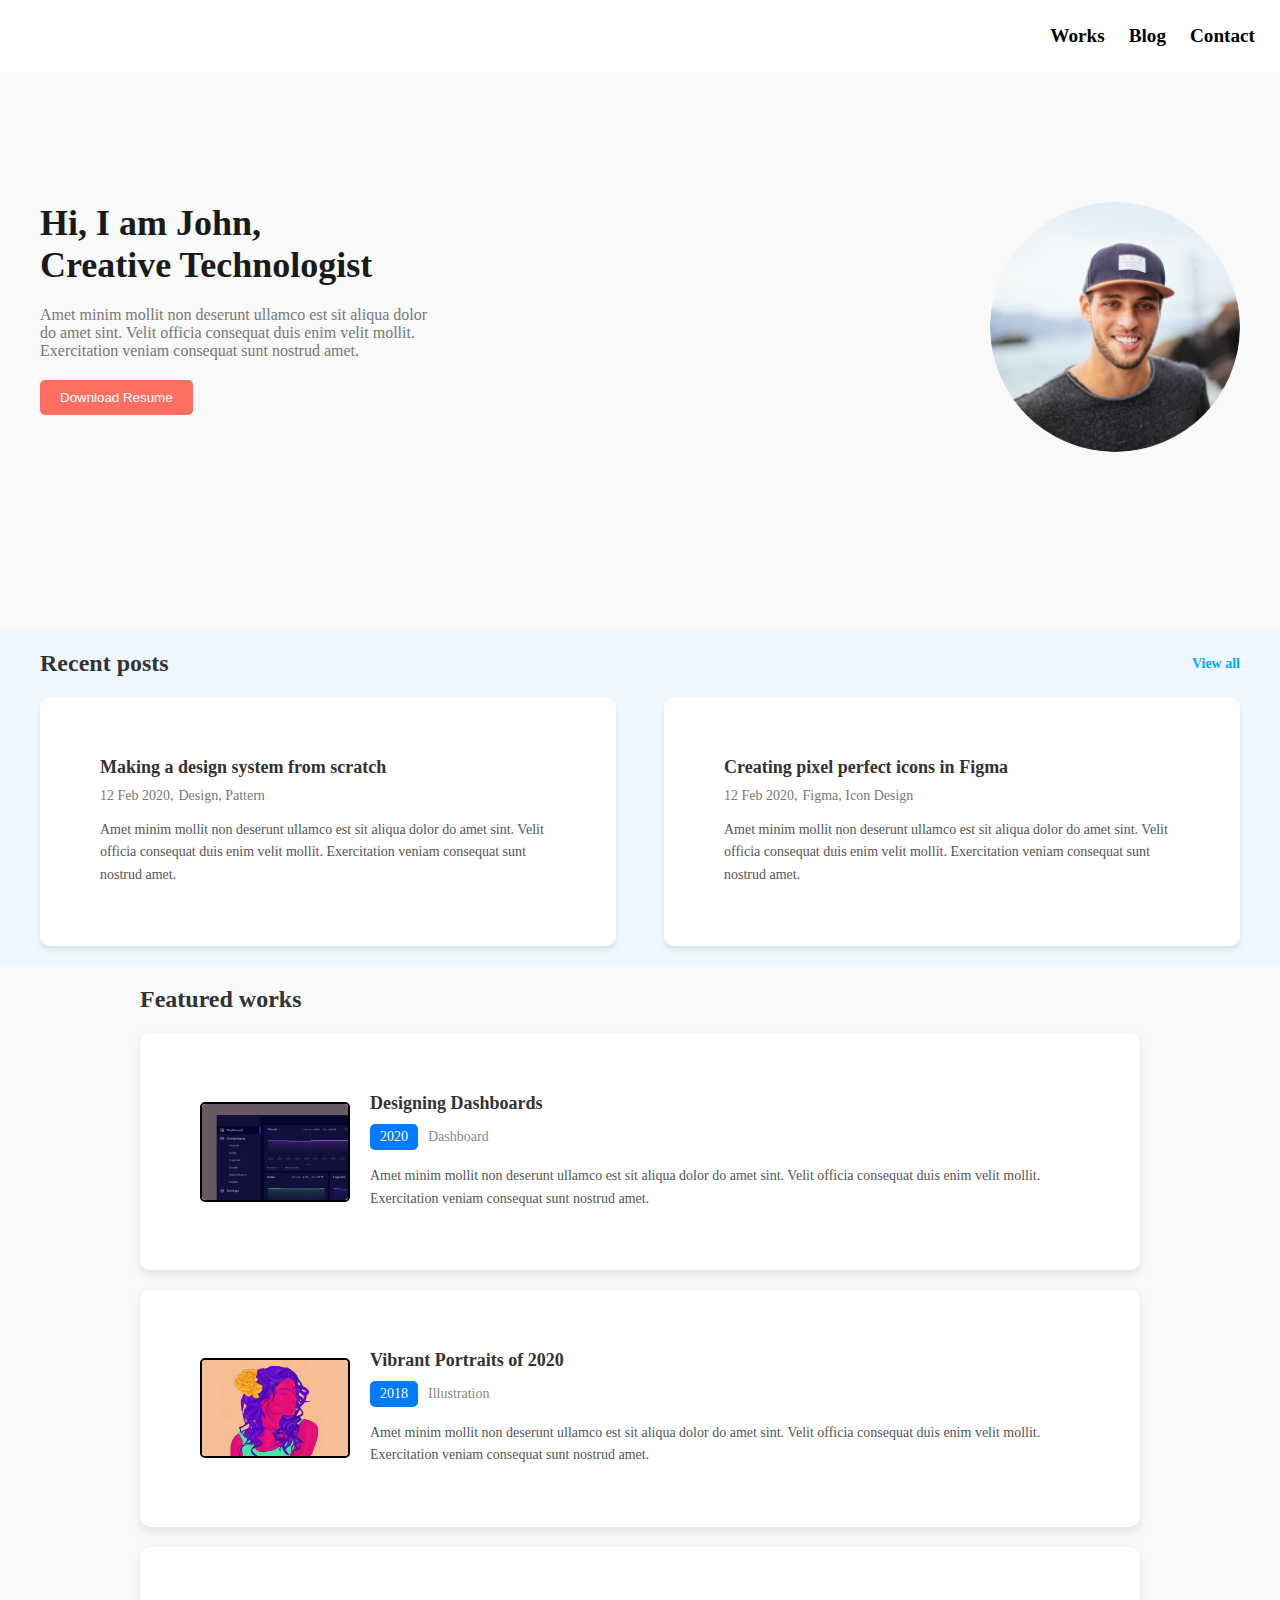
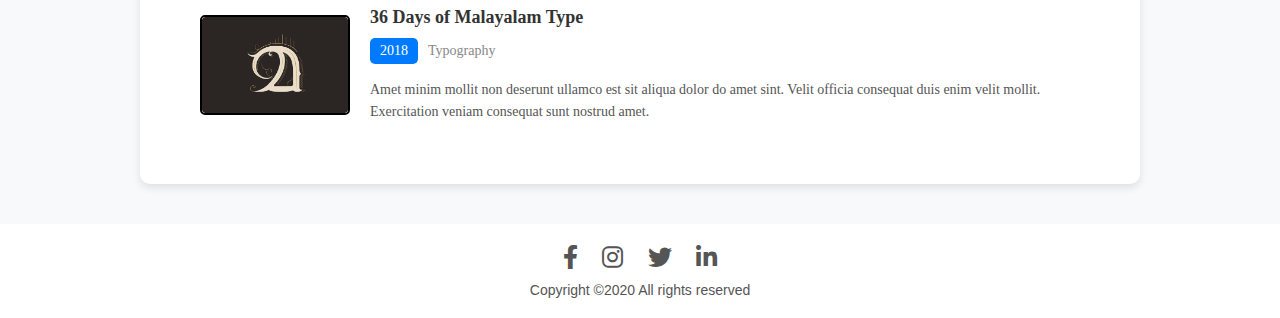
<file: index.html>
<!DOCTYPE html>
<html lang="en">
<head>
  <meta charset="UTF-8">
  <meta name="viewport" content="width=device-width, initial-scale=1.0">
  <title>Creative Technologist</title>
  <link rel="stylesheet" href="style.css">
  <link rel="stylesheet" href="https://cdnjs.cloudflare.com/ajax/libs/font-awesome/6.0.0-beta3/css/all.min.css">
</head>
<body>
<div class="one">

  <div class="container">
    <nav class="nav-bar">
        <ul>
          <li><a href="work.html">Works</a></li>
          <li><a href="indexblog.html">Blog</a></li>
          <li><a href="#">Contact</a></li>
        </ul>
      </nav>
    <div class="content">
      <div class="text-section">
        <h1>Hi, I am John,<br>Creative Technologist</h1>
        <p>Amet minim mollit non deserunt ullamco est sit aliqua dolor do amet sint. Velit officia consequat duis enim velit mollit. Exercitation veniam consequat sunt nostrud amet.</p>
        <button>Download Resume</button>
      </div>
      <div class="image-section">
        <img src="img/Ellipse 1.png" alt="John's Profile Picture">
      </div>
    </div>
  </div>
</div>
<!-- secondstep -->
<div class="two">
 <div class="recent-posts">
    <div class="header">
      <h2>Recent posts</h2>
      <a href="#">View all</a>
    </div>
    <div class="posts-container">
      <div class="post-card">
        <h3>Making a design system from scratch</h3>
        <div class="post-meta">
          <span>12 Feb 2020,</span>
          <span>Design, Pattern</span>
        </div>
        <p>Amet minim mollit non deserunt ullamco est sit aliqua dolor do amet sint. Velit officia consequat duis enim velit mollit. Exercitation veniam consequat sunt nostrud amet.</p>
      </div>
      <div class="post-card">
        <h3>Creating pixel perfect icons in Figma</h3>
        <div class="post-meta">
          <span>12 Feb 2020,</span>
          <span>Figma, Icon Design</span>
        </div>
        <p>Amet minim mollit non deserunt ullamco est sit aliqua dolor do amet sint. Velit officia consequat duis enim velit mollit. Exercitation veniam consequat sunt nostrud amet.</p>
      </div>
    </div>
 </div>
</div>
<!-- 3rd -->
<div class="three">
 <div class="featured-works">
    <h2>Featured works</h2>
    <div class="work-item">
      <img src="img/Rectangle 30.png" alt="Designing Dashboards">
      <div class="work-info">
        <h3>Designing Dashboards</h3>
        <div class="work-meta">
          <span class="year">2020</span>
          <span class="category">Dashboard</span>
        </div>
        <p>Amet minim mollit non deserunt ullamco est sit aliqua dolor do amet sint. Velit officia consequat duis enim velit mollit. Exercitation veniam consequat sunt nostrud amet.</p>
      </div>
    </div>
  
    <div class="work-item1">
      <img src="img/Rectangle 32.png" alt="Vibrant Portraits of 2020">
      <div class="work-info">
        <h3>Vibrant Portraits of 2020</h3>
        <div class="work-meta">
          <span class="year">2018</span>
          <span class="category">Illustration</span>
        </div>
        <p>Amet minim mollit non deserunt ullamco est sit aliqua dolor do amet sint. Velit officia consequat duis enim velit mollit. Exercitation veniam consequat sunt nostrud amet.</p>
      </div>
    </div>
  
    <div class="work-item2">
      <img src="img/Rectangle 34.png" alt="36 Days of Malayalam Type">
      <div class="work-info">
        <h3>36 Days of Malayalam Type</h3>
        <div class="work-meta">
          <span class="year">2018</span>
          <span class="category">Typography</span>
        </div>
        <p>Amet minim mollit non deserunt ullamco est sit aliqua dolor do amet sint. Velit officia consequat duis enim velit mollit. Exercitation veniam consequat sunt nostrud amet.</p>
      </div>
    </div>
 </div>
</div> 
<!-- footer -->
<div class="four">
  <footer class="footer">
    <div class="social-icons">
      <a href="#" target="_blank"><i class="fab fa-facebook-f"></i></a>
      <a href="#" target="_blank"><i class="fab fa-instagram"></i></a>
      <a href="#" target="_blank"><i class="fab fa-twitter"></i></a>
      <a href="#" target="_blank"><i class="fab fa-linkedin-in"></i></a>
    </div>
    <p>Copyright ©2020 All rights reserved</p>
  </footer>
</div>
</body>
</html>
</file>
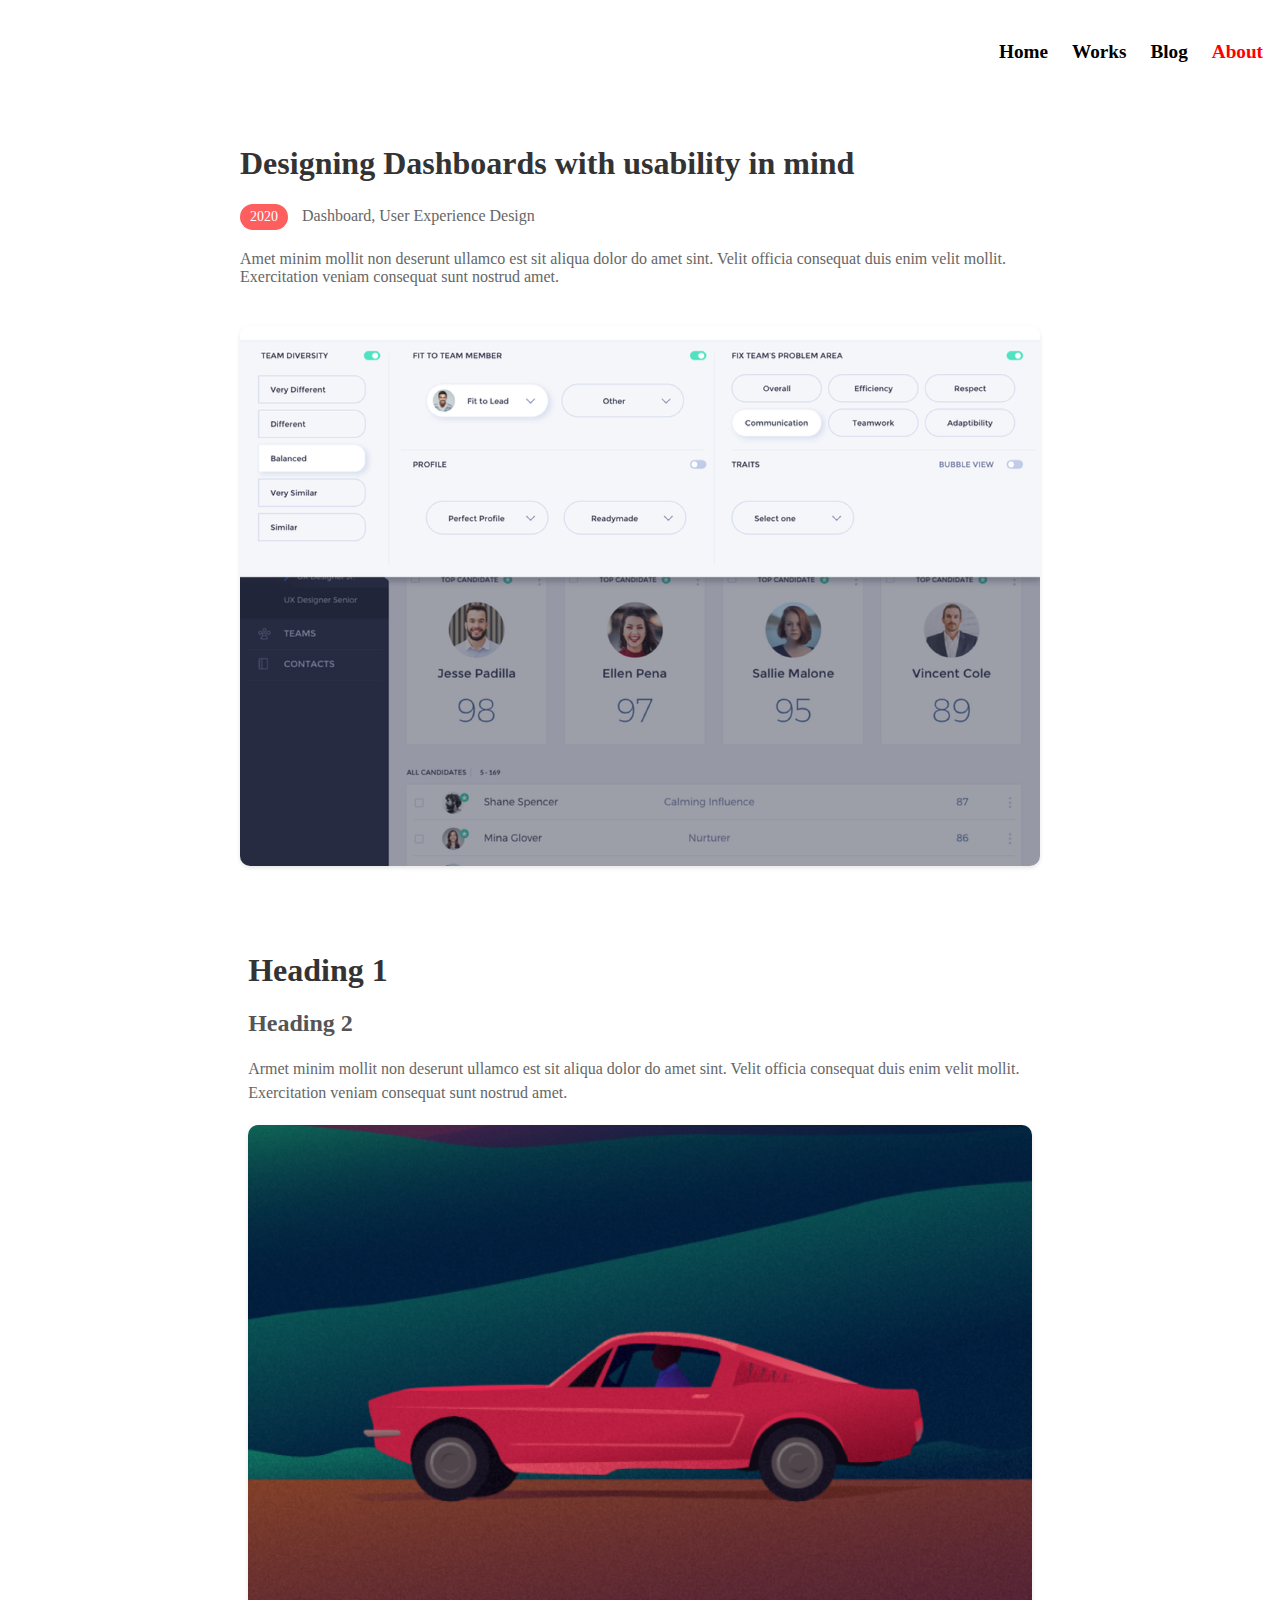
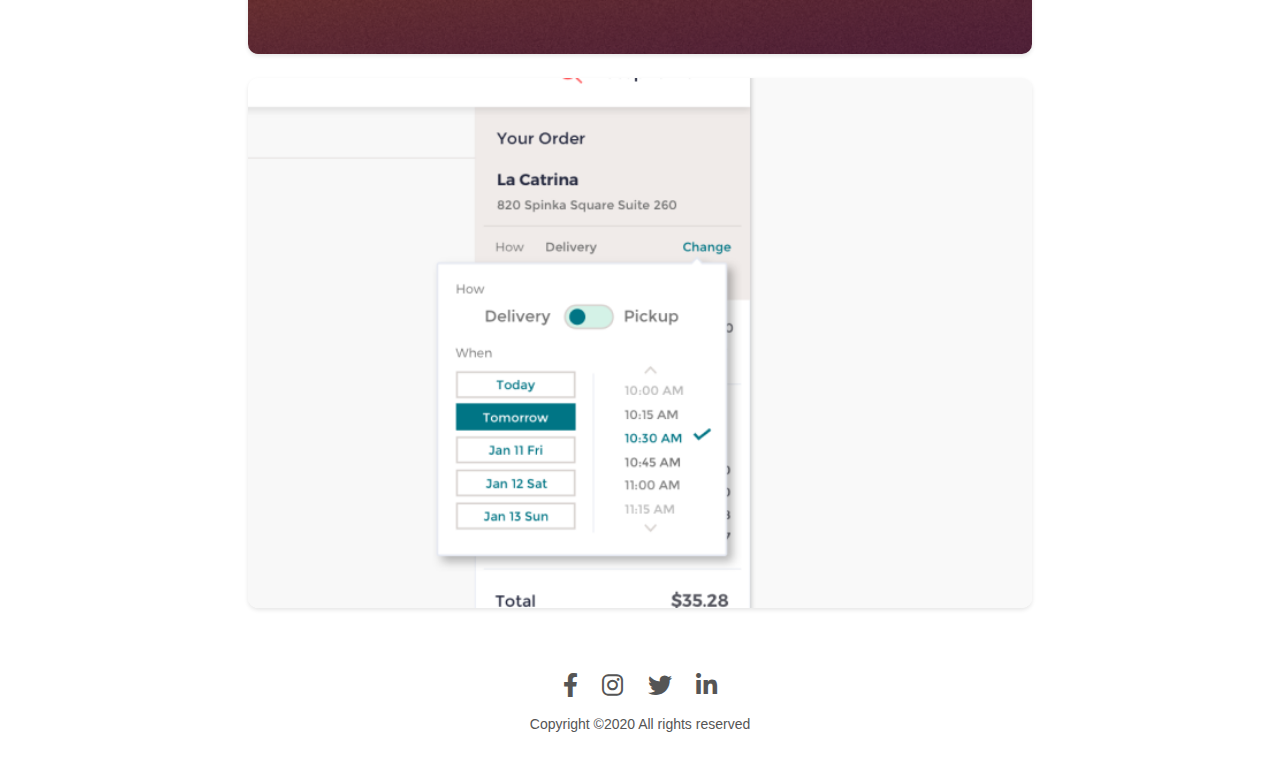
<file: dash.html>
<!DOCTYPE html>
<html lang="en">
<head>
    <meta charset="UTF-8">
    <meta name="viewport" content="width=device-width, initial-scale=1.0">
    <title>Document</title>
    <link rel="stylesheet" href="dash.css">
    <link rel="stylesheet" href="https://cdnjs.cloudflare.com/ajax/libs/font-awesome/6.0.0-beta3/css/all.min.css">
    
</head>
<body>
    <div class="container">
        <nav class="nav-bar">
            <ul>
              <li><a href="index.html">Home</a></li>
              <li><a href="work.html" >Works</a></li>
              <li><a href="indexblog.html" >Blog</a></li>
              <li><a href="dash.html" id="sir">About</a></li>
            </ul>
          </nav>
   </div>
    <!-- seco -->
    <div class="co">
        <div class="header">
         <h1>
          Designing Dashboards with usability in mind
         </h1>
         <div class="meta">
          <span class="tag">
           2020
          </span>
          Dashboard, User Experience Design
         </div>
        </div>
        <div class="content">
         Amet minim mollit non deserunt ullamco est sit aliqua dolor do amet sint. Velit officia consequat duis enim velit mollit. Exercitation veniam consequat sunt nostrud amet.
        </div>
        <div class="image-container">
         <img alt="Dashboard design illustration" src="img/Rectangle 4@2x.png" height="450px" width="650px">
        </div>
       </div>
       <!-- seco -->
       <div class="contain">
        <h1>
         Heading 1
        </h1>
        <h2>
         Heading 2
        </h2>
        <p>
         Armet minim mollit non deserunt ullamco est sit aliqua dolor do amet sint. Velit officia consequat duis enim velit mollit. Exercitation veniam consequat sunt nostrud amet.
        </p>
        <div class="image-container">
         <img alt="Illustration of a red car driving through a colorful landscape" height="400" src="img/Rectangle 5.png" width="800"/>
        </div>
        <div class="image-container">
         <img alt="Order container with delivery and pickup options and a list of available times" height="300" src="img/Rectangle 6.png" width="400"/>
        </div>
       </div>
        <!-- footer -->
        <div class="four">
            <footer class="footer">
              <div class="social-icons">
                <a href="#" target="_blank"><i class="fab fa-facebook-f"></i></a>
                <a href="#" target="_blank"><i class="fab fa-instagram"></i></a>
                <a href="#" target="_blank"><i class="fab fa-twitter"></i></a>
                <a href="#" target="_blank"><i class="fab fa-linkedin-in"></i></a>
              </div>
              <p>Copyright ©2020 All rights reserved</p>
            </footer>
          </div>
</body>
</html>
</file>
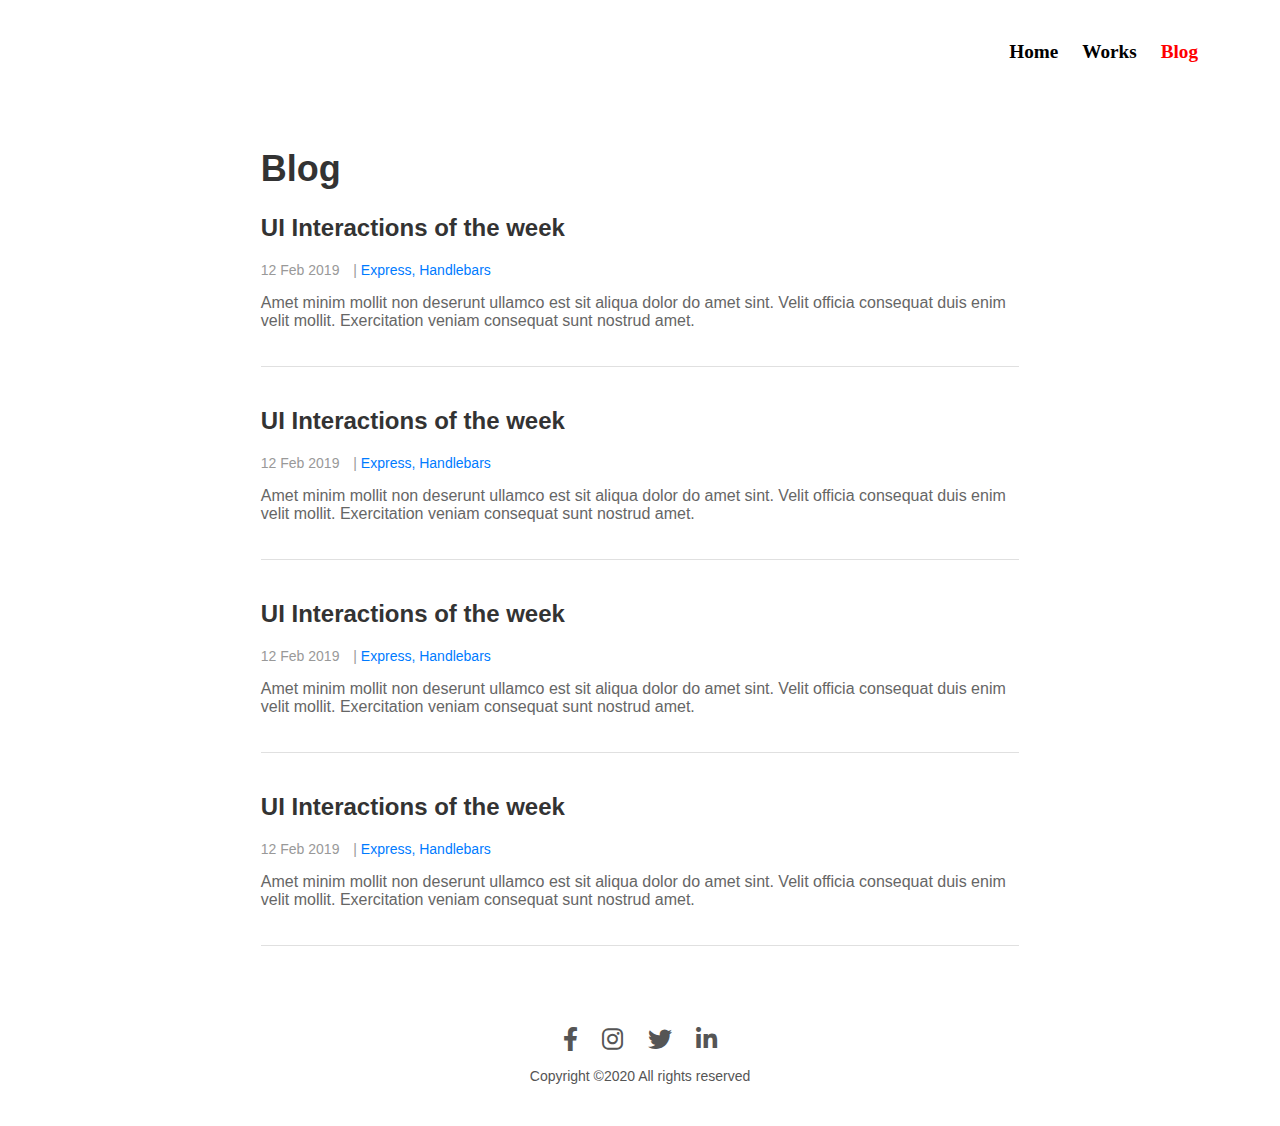
<file: indexblog.html>
<!DOCTYPE html>
<html lang="en">
<head>
    <meta charset="UTF-8">
    <meta name="viewport" content="width=
    , initial-scale=1.0">
    <title>BLOG</title>
    <link rel="stylesheet" href="blog.css">
    <link rel="stylesheet" href="https://cdnjs.cloudflare.com/ajax/libs/font-awesome/6.0.0-beta3/css/all.min.css">
   
</head>
<body>
    <div class="containe">
        <nav class="nav-bar">
            <ul>
              <li><a href="index.html">Home</a></li>
              <li><a href="work.html">Works</a></li>
              <li><a href="indexblog.html"id="sir">Blog</a></li>
             
            </ul>
          </nav>
   </div>
    <!-- se -->
  <div class="oo">
    <div class="container">
        <h1>Blog</h1>
        <div class="post">
            <h2>UI Interactions of the week</h2>
            <div class="meta">
                <span>12 Feb 2019</span> | <span class="tags">Express, Handlebars</span>
            </div>
            <p>Amet minim mollit non deserunt ullamco est sit aliqua dolor do amet sint. Velit officia consequat duis enim velit mollit. Exercitation veniam consequat sunt nostrud amet.</p>
        </div>
        <div class="post">
            <h2>UI Interactions of the week</h2>
            <div class="meta">
                <span>12 Feb 2019</span> | <span class="tags">Express, Handlebars</span>
            </div>
            <p>Amet minim mollit non deserunt ullamco est sit aliqua dolor do amet sint. Velit officia consequat duis enim velit mollit. Exercitation veniam consequat sunt nostrud amet.</p>
        </div>
        <div class="post">
            <h2>UI Interactions of the week</h2>
            <div class="meta">
                <span>12 Feb 2019</span> | <span class="tags">Express, Handlebars</span>
            </div>
            <p>Amet minim mollit non deserunt ullamco est sit aliqua dolor do amet sint. Velit officia consequat duis enim velit mollit. Exercitation veniam consequat sunt nostrud amet.</p>
        </div>
        <div class="post">
            <h2>UI Interactions of the week</h2>
            <div class="meta">
                <span>12 Feb 2019</span> | <span class="tags">Express, Handlebars</span>
            </div>
            <p>Amet minim mollit non deserunt ullamco est sit aliqua dolor do amet sint. Velit officia consequat duis enim velit mollit. Exercitation veniam consequat sunt nostrud amet.</p>
        </div>
    </div>
 </div> 
  <!--footer  -->
  <div class="four">
    <footer class="footer">
      <div class="social-icons">
        <a href="#" target="_blank"><i class="fab fa-facebook-f"></i></a>
        <a href="#" target="_blank"><i class="fab fa-instagram"></i></a>
        <a href="#" target="_blank"><i class="fab fa-twitter"></i></a>
        <a href="#" target="_blank"><i class="fab fa-linkedin-in"></i></a>
      </div>
      <p>Copyright ©2020 All rights reserved</p>
    </footer>
  </div>
</body>

</html>
</file>
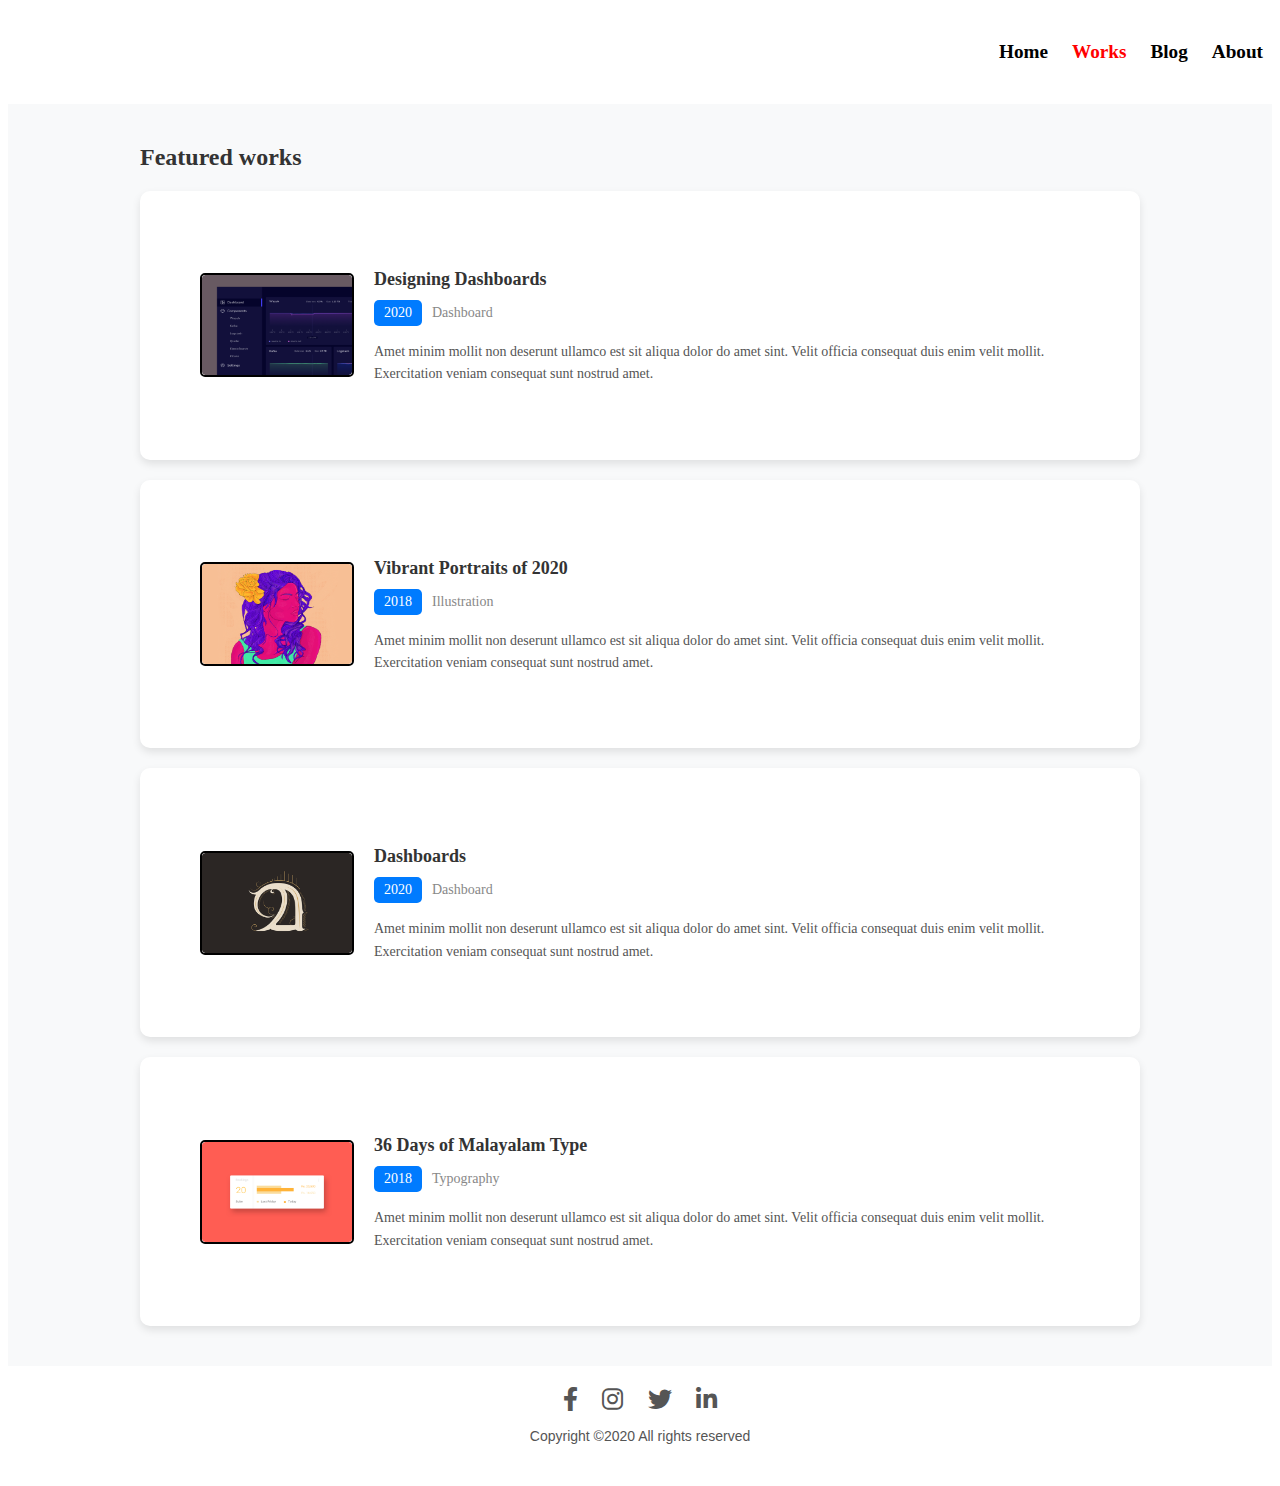
<file: work.html>
<!DOCTYPE html>
<html lang="en">
<head>
    <meta charset="UTF-8">
    <meta name="viewport" content="width=device-width, initial-scale=1.0">
    <title>Document</title>
    <link rel="stylesheet" href="https://cdnjs.cloudflare.com/ajax/libs/font-awesome/6.0.0-beta3/css/all.min.css">
    <style>

.container {
  width: 100vw;
  height: 100%;
}

.nav-bar {
  text-align: right;
  width: 100%;

}

.nav-bar ul {
  list-style-type: none;
background-color: #ffffff;
padding: 25px;
padding-left: 30px;

}

.nav-bar li {
  display: inline-block;
  margin-left: 20px;

}

.nav-bar a {
  text-decoration: none;
  color: black;
  font-size: 1.2rem;
  font-weight: bold;

}
.nav-bar a:hover{
    color: #007bff; 
}
#sir{
    color: red;
}
        /* 2nd */
        .three {
    background-color: #f8f9fa;
    display: flex;
    justify-content: center;
    padding: 20px;
  }
  
  .featured-works {
    width: 100%;
    max-width: 1000px;
  }
  
  .featured-works h2 {
    font-size: 24px;
    color: #333;
    margin-bottom: 20px;
  }
  
  .work-item , .work-item1 , .work-item2{
    display: flex;
    align-items: center;
    margin-bottom: 20px;
    padding: 60px;
    background-color: white;
    border-radius: 10px;
    box-shadow: 0 4px 8px rgba(0, 0, 0, 0.1);
  }
  
  .work-item img , .work-item1 img , .work-item2 img{
    width: 150px;
    height: 100px;
    border-radius: 5px;
    margin-right: 20px;
    border: 2px solid black;
  }
  
  .work-info {
    flex: 1;
  }
  
  .work-info h3 {
    font-size: 18px;
    color: #333;
    margin-bottom: 10px;
  }
  
  .work-meta {
    display: flex;
    align-items: center;
    font-size: 14px;
    color: #777;
    margin-bottom: 15px;
  }
  
  .work-meta .year {
    background-color: #007bff;
    color: white;
    padding: 5px 10px;
    border-radius: 5px;
    margin-right: 10px;
  }
  
  .work-meta .category {
    color: #888;
  }
  
  .work-info p {
    font-size: 14px;
    color: #555;
    line-height: 1.6;
  }
  
  /* Responsive Design for screens below 480px */
  @media (max-width: 480px) {
    .work-item {
      flex-direction: column;
      text-align: center;
    }
    .work-item1 , .work-item2{
        flex-direction: column;
        text-align: center;
    }
    .nav-bar ul{
      padding-right: 50px;
    }
  }
   /* footer */
   .four {
    font-family: Arial, sans-serif;
    display: flex;
    justify-content: center;
    align-items: center;
    background-color: #f8f9fa;


  }
  
  .footer {
    width: 100%;
    text-align: center;
    padding: 20px 20px;
    background-color: white;
    height: 20%;
  }
  
  .social-icons {
    margin-bottom: 10px;
  }
  
  .social-icons a {
    margin: 0 10px;
    display: inline-block;
    font-size: 24px;
    color: #555;
  }
  .social-icons a:hover {
    color: #007bff; 
  }
  
  footer p {
    font-size: 14px;
    color: #555;
  }
  @media (max-width: 480px) {
    .social-icons a {
      font-size: 20px;
    }
  }
    </style>
</head>
<body>
    <div class="container">
        <nav class="nav-bar">
            <ul>
              <li><a href="index.html">Home</a></li>
              <li><a href="indexwork.html" id="sir">Works</a></li>
              <li><a href="blog.html" >Blog</a></li>
              <li><a href="dash.html">About</a></li>
            </ul>
          </nav>
   </div>

    <!-- seco -->
    <div class="three">
        <div class="featured-works">
           <h2>Featured works</h2>
           <div class="work-item">
             <img src="img/Rectangle 30.png" alt="Designing Dashboards">
             <div class="work-info">
               <h3>Designing Dashboards</h3>
               <div class="work-meta">
                 <span class="year">2020</span>
                 <span class="category">Dashboard</span>
               </div>
               <p>Amet minim mollit non deserunt ullamco est sit aliqua dolor do amet sint. Velit officia consequat duis enim velit mollit. Exercitation veniam consequat sunt nostrud amet.</p>
             </div>
           </div>
         
           <div class="work-item1">
             <img src="img/Rectangle 32.png" alt="Vibrant Portraits of 2020">
             <div class="work-info">
               <h3>Vibrant Portraits of 2020</h3>
               <div class="work-meta">
                 <span class="year">2018</span>
                 <span class="category">Illustration</span>
               </div>
               <p>Amet minim mollit non deserunt ullamco est sit aliqua dolor do amet sint. Velit officia consequat duis enim velit mollit. Exercitation veniam consequat sunt nostrud amet.</p>
             </div>
           </div>
         
           <div class="work-item">
            <img src="img/Rectangle 34.png" alt="Designing Dashboards">
            <div class="work-info">
              <h3>Dashboards</h3>
              <div class="work-meta">
                <span class="year">2020</span>
                <span class="category">Dashboard</span>
              </div>
              <p>Amet minim mollit non deserunt ullamco est sit aliqua dolor do amet sint. Velit officia consequat duis enim velit mollit. Exercitation veniam consequat sunt nostrud amet.</p>
            </div>
          </div>

           <div class="work-item2">
             <img src="img/Rectangle 40.png" alt="36 Days of Malayalam Type">
             <div class="work-info">
               <h3>36 Days of Malayalam Type</h3>
               <div class="work-meta">
                 <span class="year">2018</span>
                 <span class="category">Typography</span>
               </div>
               <p>Amet minim mollit non deserunt ullamco est sit aliqua dolor do amet sint. Velit officia consequat duis enim velit mollit. Exercitation veniam consequat sunt nostrud amet.</p>
             </div>
           </div>
        </div>
       </div> 
       <!-- footer -->
       <div class="four">
        <footer class="footer">
          <div class="social-icons">
            <a href="#" target="_blank"><i class="fab fa-facebook-f"></i></a>
            <a href="#" target="_blank"><i class="fab fa-instagram"></i></a>
            <a href="#" target="_blank"><i class="fab fa-twitter"></i></a>
            <a href="#" target="_blank"><i class="fab fa-linkedin-in"></i></a>
          </div>
          <p>Copyright ©2020 All rights reserved</p>
        </footer>
      </div>
</body>
</html>
</file>
<file: style.css>
* {
    margin: 0;
    padding: 0;
    box-sizing: border-box;
   
  }
  
  .one{
    display: flex;
    justify-content: center;
    align-items: center;
    height: 70vh;
     width: 100vw; 
    background-color: #f9f9f9;
  }
  
  .container {
    width: 100vw;
    height: 100%;
  }
  
  .nav-bar {
    text-align: right;
    width: 100%;
  
  }
  
  .nav-bar ul {
    list-style-type: none;
  background-color: #ffffff;
  padding: 25px;
  padding-left: 30px;
  
  }
  
  .nav-bar li {
    display: inline-block;
    margin-left: 20px;
  
  }
  
  .nav-bar a {
    text-decoration: none;
    color: black;
    font-size: 1.2rem;
    font-weight: bold;
  
  }
  .nav-bar a:hover{
      color: #007bff; 
  }
  .content {
    display: flex;
    justify-content: space-between;
    margin-top: 130px;
  }
  
  .text-section h1 {
    font-size: 36px;
    color: #1a1a1a;
  
  }
  .text-section{
      margin-left: 40px;
  }
  .text-section p {
    font-size: 16px;
    color: #777;
    margin-top: 20px;
    max-width: 400px;
  }
  
  button {
    background-color: #FF6F61;
    color: white;
    padding: 10px 20px;
    border: none;
    border-radius: 5px;
    cursor: pointer;
    margin-top: 20px;
  }
  
  .image-section img {
    border-radius: 50%;
    width: 250px;
    height: 250px;
    margin-right: 40px;
    /* object-fit: cover; */
  }
  
  /* Responsive Design for screens under 480px */
  @media (max-width: 480px) {
    .nav-bar {
      text-align: center;
  
    }
  
    .content {
      flex-direction: column;
      align-items: center;
      text-align: center;
      margin-top: 40px;
    }
  
    .text-section {
       margin: 0px; 
       margin-top: 20px;
    }
  
    .text-section h1 {
      font-size: 28px;
      margin-top: 30px;
    }
  
    .text-section p {
      font-size: 14px;
  
      margin: 30px;
    }
  
    .image-section img {
      width: 120px;
      height: 120px;
      margin-right: 0px;
      margin-top: 30px;
    }
  }
  @media (max-width: 376px){
    .content {
   margin-top: 0px;
    
    }
    .image-section img {
     
      margin-top: 20px;
    }
    button{
      margin-top: 10px;
    }
    .text-section {
      
      margin-top: 0px;
   }
   
   .text-section p {
    margin: 10px;
  }
  }
  /* second */
  .two{
          background-color: #f0f8ff;
          display: flex;
          justify-content: center;
          padding: 20px;   
  }
  .recent-posts {
      width: 100%;
      max-width: 1200px;
    }
    
    .header {
      display: flex;
      justify-content: space-between;
      align-items: center;
      margin-bottom: 20px;
    }
    
    .header h2 {
      font-size: 24px;
      color: #333;
    }
    
    .header a {
      text-decoration: none;
      color: #00aaff;
      font-size: 14px;
      font-weight: bold;
    }
    
    .posts-container {
      display: flex;
      justify-content: space-between;
      gap: 20px;
    }
    
    .post-card {
      background-color: white;
      padding: 60px;
      border-radius: 10px;
      box-shadow: 0 4px 6px rgba(0, 0, 0, 0.1);
      width: 48%;
    
    }
    
    .post-card h3 {
      font-size: 18px;
      color: #333;
      margin-bottom: 10px;
    }
    
    .post-meta {
      display: flex;
      align-items: center;
      font-size: 14px;
      color: #777;
      margin-bottom: 15px;
    }
    
    .post-meta span {
      margin-right: 5px;
    }
    
    .post-card p {
      font-size: 14px;
      color: #555;
      line-height: 1.6;
    }
    
    /* Responsive Design for screens below 480px */
    @media (max-width: 480px) {
      .posts-container {
        flex-direction: column;
      }
    
      .post-card {
        width: 100%;
        margin-bottom: 20px;
      }
    }
    /* 3rd */
   .three {
      background-color: #f8f9fa;
      display: flex;
      justify-content: center;
      padding: 20px;
    }
    
    .featured-works {
      width: 100%;
      max-width: 1000px;
    }
    
    .featured-works h2 {
      font-size: 24px;
      color: #333;
      margin-bottom: 20px;
    }
    
    .work-item , .work-item1 , .work-item2{
      display: flex;
      align-items: center;
      margin-bottom: 20px;
      padding: 60px;
      background-color: white;
      border-radius: 10px;
      box-shadow: 0 4px 8px rgba(0, 0, 0, 0.1);
    }
    
    .work-item img , .work-item1 img , .work-item2 img{
      width: 150px;
      height: 100px;
      border-radius: 5px;
      margin-right: 20px;
      border: 2px solid black;
    }
    
    .work-info {
      flex: 1;
    }
    
    .work-info h3 {
      font-size: 18px;
      color: #333;
      margin-bottom: 10px;
    }
    
    .work-meta {
      display: flex;
      align-items: center;
      font-size: 14px;
      color: #777;
      margin-bottom: 15px;
    }
    
    .work-meta .year {
      background-color: #007bff;
      color: white;
      padding: 5px 10px;
      border-radius: 5px;
      margin-right: 10px;
    }
    
    .work-meta .category {
      color: #888;
    }
    
    .work-info p {
      font-size: 14px;
      color: #555;
      line-height: 1.6;
    }
    
    /* Responsive Design for screens below 480px */
    @media (max-width: 480px) {
      .work-item {
        flex-direction: column;
        text-align: center;
      }
      .work-item1 , .work-item2{
        display: none;
      }
      .work-item img {
        margin-right: 0;
        margin-bottom: 20px;
        width: 100%;
        height: auto;
      }
    }
    /* fotter */
    .four {
      font-family: Arial, sans-serif;
      display: flex;
      justify-content: center;
      align-items: center;
      background-color: #f8f9fa;
  
  
    }
    
    .footer {
      width: 100%;
      text-align: center;
      padding: 20px 20px;
      background-color: white;
      height: 20%;
    }
    
    .social-icons {
      margin-bottom: 10px;
    }
    
    .social-icons a {
      margin: 0 10px;
      display: inline-block;
      font-size: 24px;
      color: #555;
    }
    .social-icons a:hover {
      color: #007bff; 
    }
    
    footer p {
      font-size: 14px;
      color: #555;
    }
    @media (max-width: 480px) {
      .social-icons a {
        font-size: 20px;
      }
    }
</file>
<file: dash.css>
.container {
    width: 100vw;
    height: 100%;
  }
  
  .nav-bar {
    text-align: right;
    width: 100%;
  
  }
  
  .nav-bar ul {
    list-style-type: none;
  background-color: #ffffff;
  padding: 25px;
  padding-left: 30px;
  
  }
  
  .nav-bar li {
    display: inline-block;
    margin-left: 20px;
  
  }
  
  .nav-bar a {
    text-decoration: none;
    color: black;
    font-size: 1.2rem;
    font-weight: bold;
  
  }
  .nav-bar a:hover{
      color: #007bff; 
  }
  #sir{
      color: red;
  }
           .co {
              max-width: 800px;
              margin: 0 auto;
              padding: 20px;
          }
          .header {
              text-align: left;
              margin-bottom: 20px;
          }
          .header h1 {
              font-size: 32px;
              font-weight: 700;
              color: #333;
          }
          .header .tag {
              display: inline-block;
              background-color: #ff5e5e;
              color: white;
              padding: 5px 10px;
              border-radius: 20px;
              font-size: 14px;
              margin-right: 10px;
          }
          .header .meta {
              font-size: 16px;
              color: #666;
          }
          .content {
              font-size: 16px;
              color: #666;
              margin-bottom: 40px;
          }
          .image-container {
              text-align: center;
              margin-bottom: 40px;
          }
          .image-container img {
              width: 100%;
              max-width: 650px;
              height: auto;
              border-radius: 10px;
              box-shadow: 0 2px 4px rgba(0, 0, 0, 0.1);
          }
          @media (max-width: 768px) {
              .header h1 {
                  font-size: 28px;
              }
              .header .meta {
                  font-size: 14px;
              }
              .content {
                  font-size: 14px;
              }
          }
          @media (max-width: 480px) {
              .header h1 {
                  font-size: 24px;
              }
              .header .meta {
                  font-size: 12px;
              }
              .content {
                  font-size: 12px;
              }
              .nav-bar ul{
                align-items: center;
                padding-right: 50px;
              }
          }
    
          /* uyg */
          .contain {
              width: 62%;
              margin: 0 auto;
              padding: 20px;
             
          }
          h1 {
              font-size: 2em;
              color: #333333;
          }
          h2 {
              font-size: 1.5em;
              color: #555555;
          }
          p {
              font-size: 1em;
              color: #666666;
              line-height: 1.5;
          }
          .image-container {
              text-align: center;
              margin: 20px 0;
          }
          .image-container img {
              max-width: 100%;
              height: auto;
          }
          /* footer */
     .four {
      font-family: Arial, sans-serif;
      display: flex;
      justify-content: center;
      align-items: center;
      background-color: #f8f9fa;
  
  
    }
    
    .footer {
      width: 100%;
      text-align: center;
      padding: 20px 20px;
      background-color: white;
      height: 20%;
    }
    
    .social-icons {
      margin-bottom: 10px;
    }
    
    .social-icons a {
      margin: 0 10px;
      display: inline-block;
      font-size: 24px;
      color: #555;
    }
    .social-icons a:hover {
      color: #007bff; 
    }
    
    footer p {
      font-size: 14px;
      color: #555;
    }
    @media (max-width: 480px) {
      .social-icons a {
        font-size: 20px;
      }
    }
</file>
<file: blog.css>
.containe {
    width: 100vw;
    height: 100%;
  }
  
  .nav-bar {
    text-align: right;
    width: 100%;
  
  }
  
  .nav-bar ul {
    list-style-type: none;
  background-color: #ffffff;
  padding: 25px;
  padding-right: 90px; 
  
  }
  
  .nav-bar li {
    display: inline-block;
    margin-left: 20px;
  
  }
  
  .nav-bar a {
    text-decoration: none;
    color: black;
    font-size: 1.2rem;
    font-weight: bold;
  
  }
  .nav-bar a:hover{
      color: #007bff; 
  }
  #sir{
      color: red;
  }
          /* se */
          .oo{
              font-family: Arial, sans-serif;
              margin: 0;
              padding: 0;
              background-color: #fff;
              color: #333;
          }
          .container {
              width: 60%;
              margin: 0 auto;
              padding: 20px;
          }
          h1 {
              font-size: 36px;
              font-weight: bold;
              color: #333;
          }
          .post {
              margin-bottom: 40px;
              padding-bottom: 20px;
              border-bottom: 1px solid #e0e0e0;
          }
          .post h2 {
              font-size: 24px;
              font-weight: bold;
              color: #333;
          }
          .post .meta {
              font-size: 14px;
              color: #999;
          }
          .post .meta span {
              margin-right: 10px;
          }
          .post .meta .tags {
              color: #007bff;
          }
          .post p {
              font-size: 16px;
              color: #666;
          }
          /* footer */
          .four {
      font-family: Arial, sans-serif;
      display: flex;
      justify-content: center;
      align-items: center;
      background-color: #f8f9fa;
  
  
    }
    
    .footer {
      width: 100%;
      text-align: center;
      padding: 20px 20px;
      background-color: white;
      height: 20%;
    }
    
    .social-icons {
      margin-bottom: 10px;
    }
    
    .social-icons a {
      margin: 0 10px;
      display: inline-block;
      font-size: 24px;
      color: #555;
    }
    .social-icons a:hover {
      color: #007bff; 
    }
    
    footer p {
      font-size: 14px;
      color: #555;
    }
    @media (max-width: 480px) {
      .social-icons a {
        font-size: 20px;
      }
      .nav-bar ul{
        text-align: center;
      }
    }
</file>
